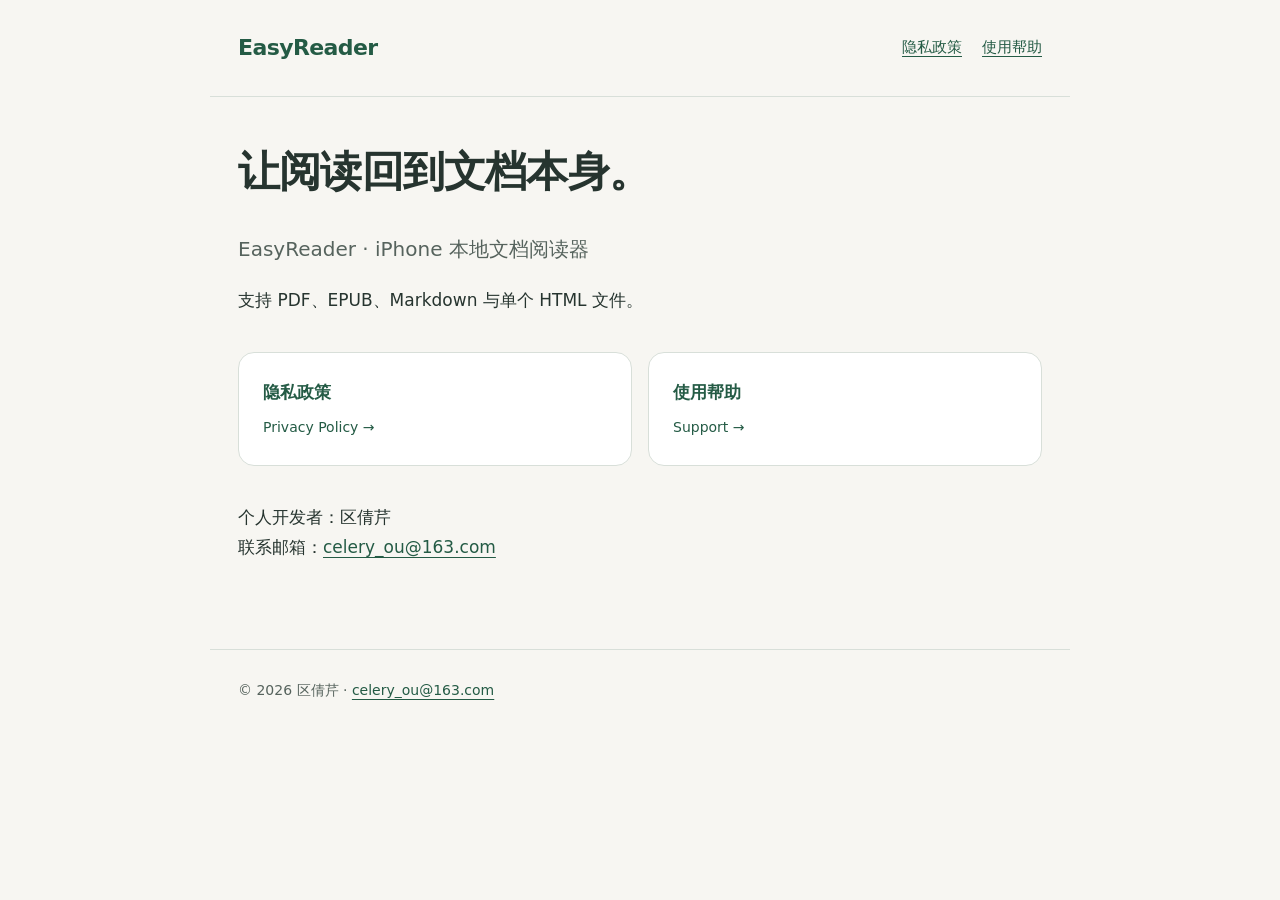
<file: index.html>
<!doctype html>
<html lang="zh-Hans">
<head>
<meta charset="utf-8">
<meta name="viewport" content="width=device-width, initial-scale=1">
<meta name="color-scheme" content="light dark">
<meta name="referrer" content="no-referrer">
<meta http-equiv="Content-Security-Policy" content="default-src 'none'; style-src 'self'; base-uri 'none'; form-action 'none'">
<title>隐私与支持 / Privacy &amp; Support · EasyReader</title>
<link rel="stylesheet" href="styles.css">
</head>
<body>
<a class="skip" href="#main">跳转到正文 / Skip to content</a>
<header><a class="brand" href="index.html">EasyReader</a><nav aria-label="Main"><a href="privacy.html">隐私政策</a><a href="support.html">使用帮助</a></nav></header>
<main id="main"><h1>让阅读回到文档本身。</h1>
<p class="lead">EasyReader · iPhone 本地文档阅读器</p>
<p>支持 PDF、EPUB、Markdown 与单个 HTML 文件。</p>
<div class="cards"><a href="privacy.html"><strong>隐私政策</strong><span>Privacy Policy →</span></a><a href="support.html"><strong>使用帮助</strong><span>Support →</span></a></div>
<p>个人开发者：区倩芹<br>联系邮箱：<a href="mailto:celery_ou@163.com">celery_ou@163.com</a></p></main>
<footer>© 2026 区倩芹 · <a href="mailto:celery_ou@163.com">celery_ou@163.com</a></footer>
</body>
</html>
</file>
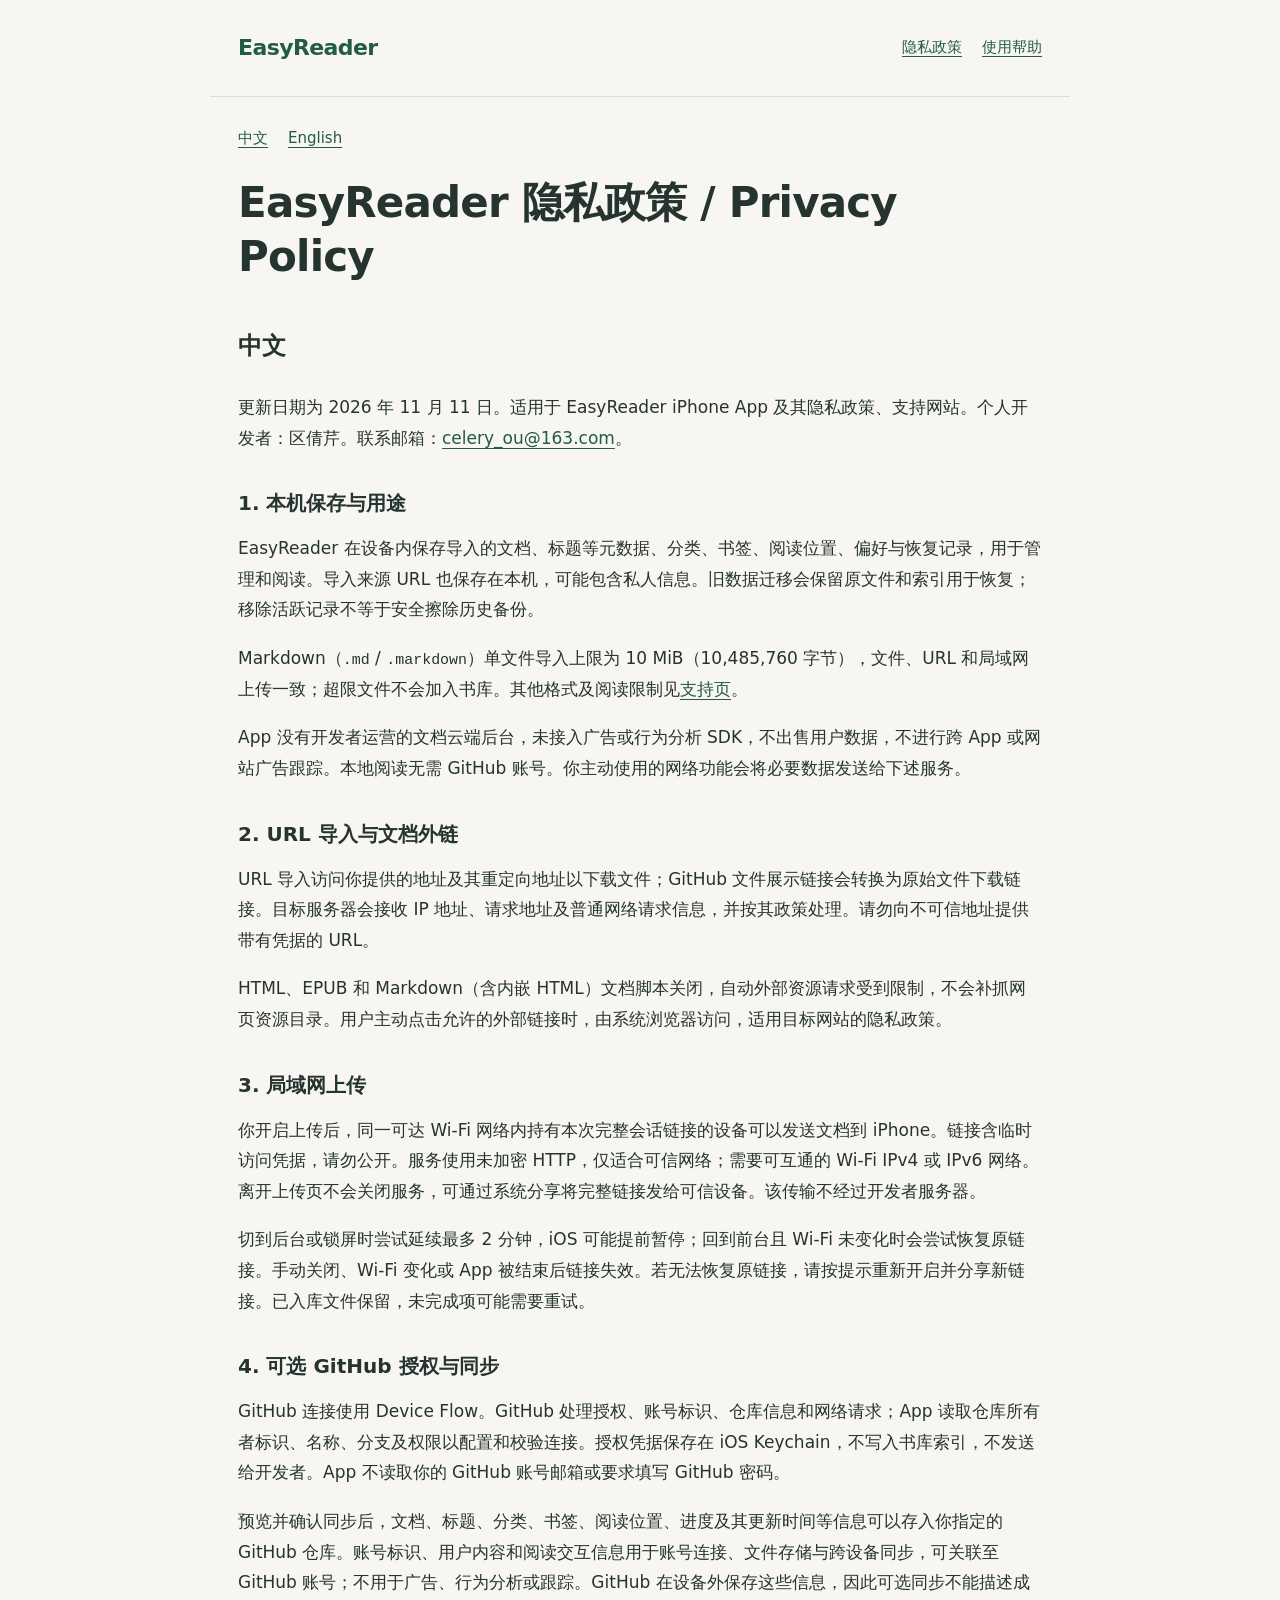
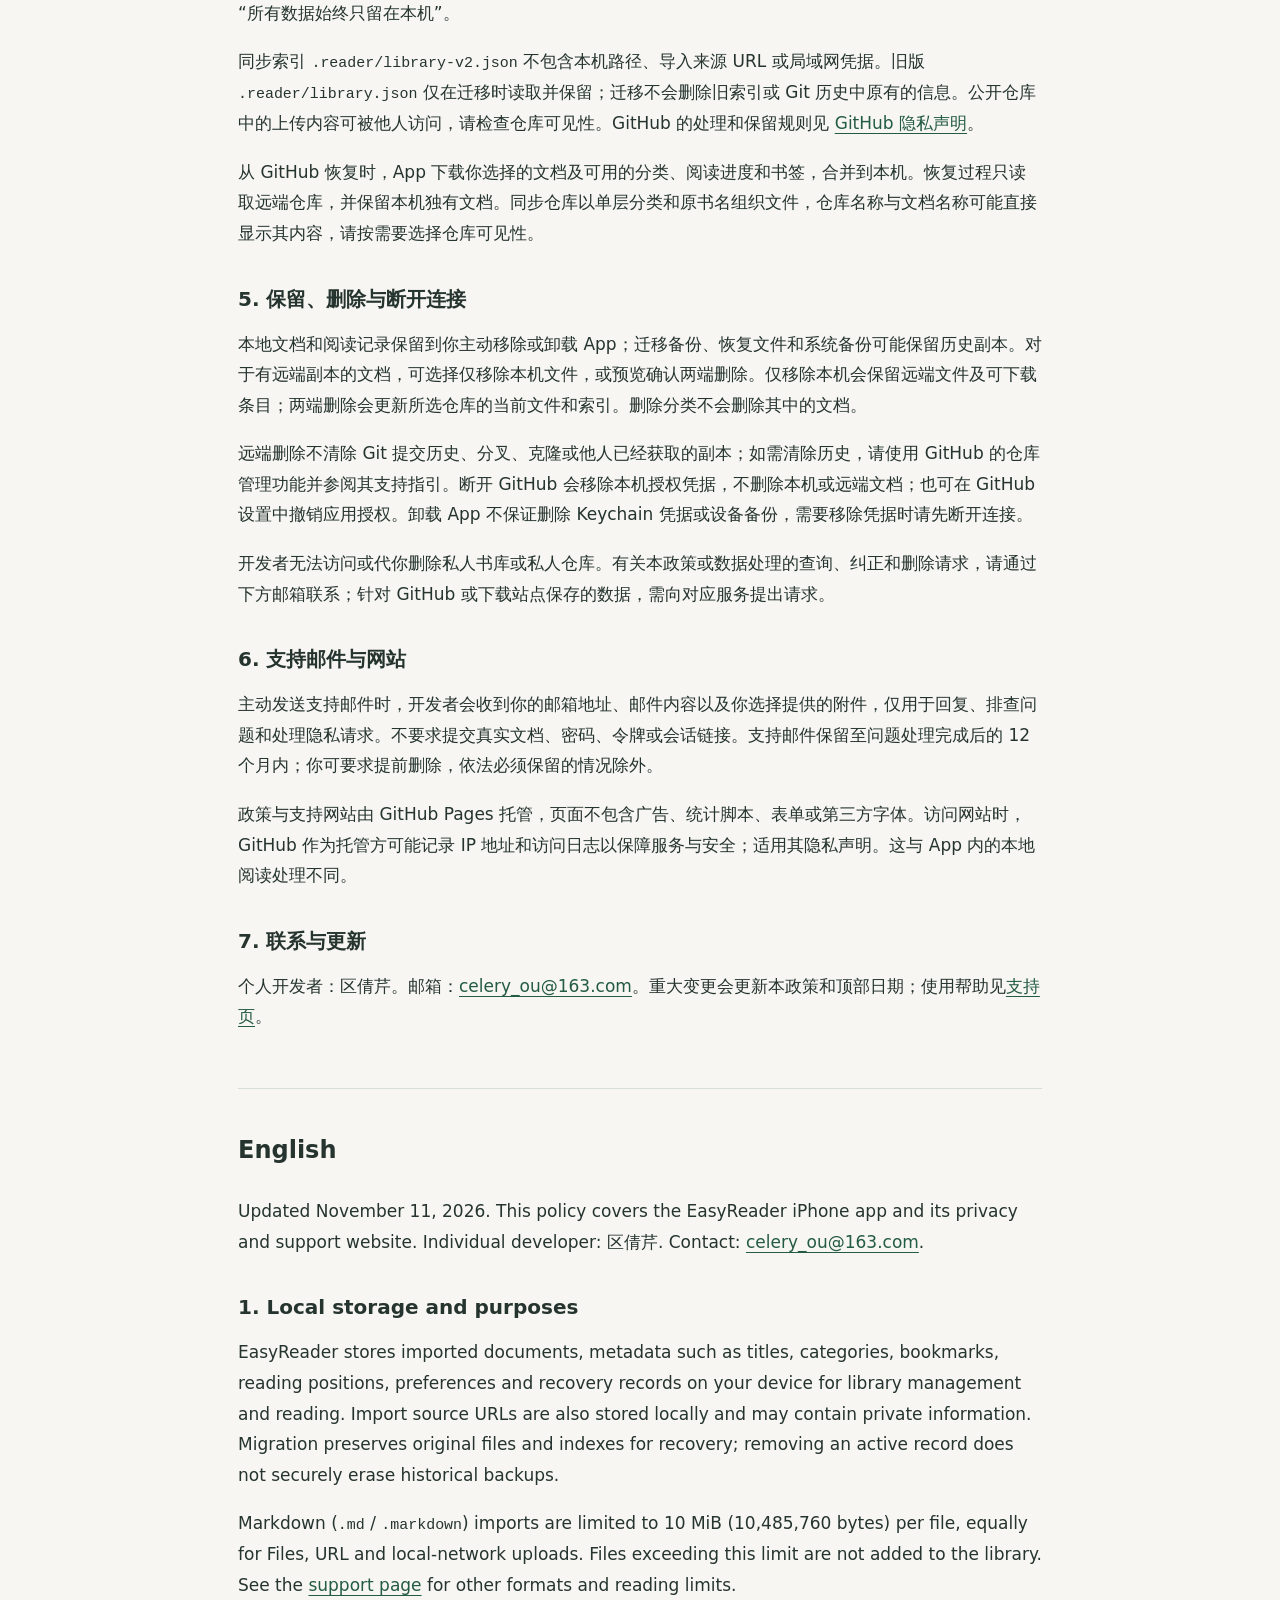
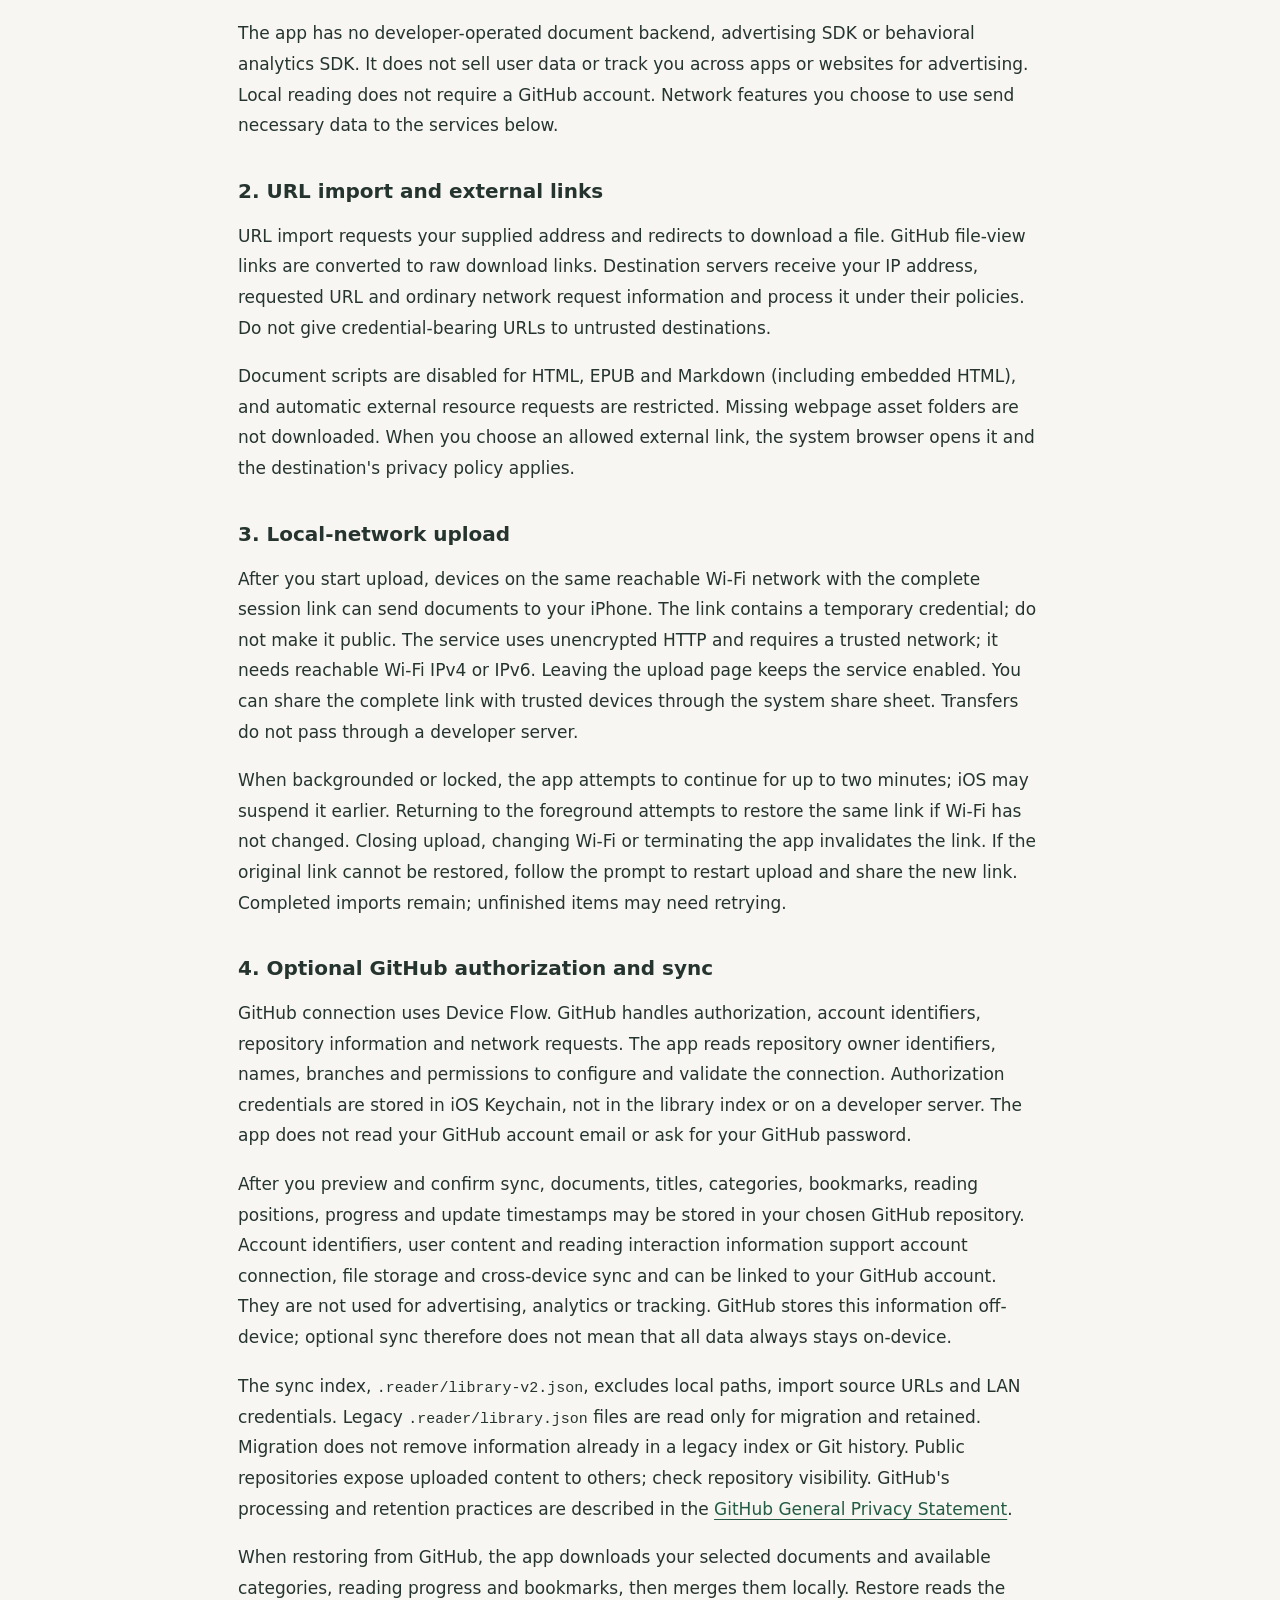
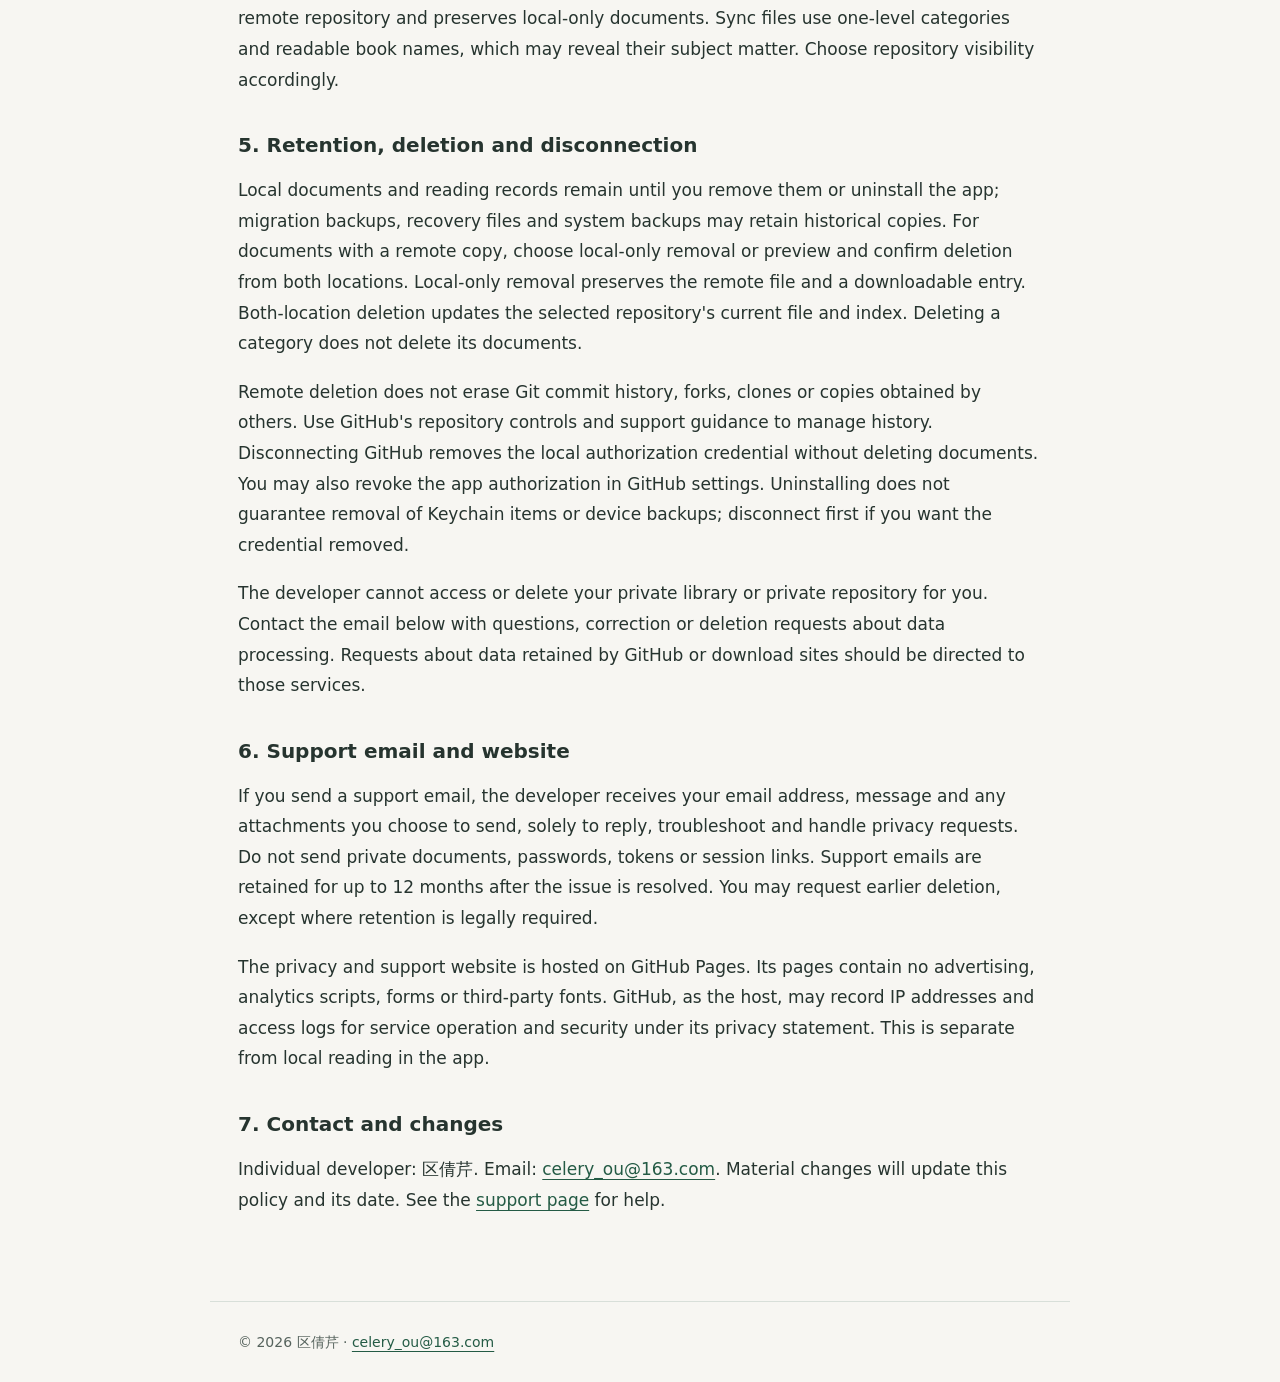
<file: privacy.html>
<!doctype html>
<html lang="zh-Hans">
<head>
<meta charset="utf-8">
<meta name="viewport" content="width=device-width, initial-scale=1">
<meta name="color-scheme" content="light dark">
<meta name="referrer" content="no-referrer">
<meta http-equiv="Content-Security-Policy" content="default-src 'none'; style-src 'self'; base-uri 'none'; form-action 'none'">
<title>EasyReader 隐私政策 / Privacy Policy · EasyReader</title>
<link rel="stylesheet" href="styles.css">
</head>
<body>
<a class="skip" href="#main">跳转到正文 / Skip to content</a>
<header><a class="brand" href="index.html">EasyReader</a><nav aria-label="Main"><a href="privacy.html">隐私政策</a><a href="support.html">使用帮助</a></nav></header>
<main id="main"><nav aria-label="Language"><a href="#zh">中文</a><a href="#en" lang="en">English</a></nav><h1>EasyReader 隐私政策 / Privacy Policy</h1>
<section lang="zh-Hans" id="zh"><h2>中文</h2>
<p>更新日期为 2026 年 11 月 11 日。适用于 EasyReader iPhone App 及其隐私政策、支持网站。个人开发者：区倩芹。联系邮箱：<a href="mailto:celery_ou@163.com">celery_ou@163.com</a>。</p>
<h3>1. 本机保存与用途</h3>
<p>EasyReader 在设备内保存导入的文档、标题等元数据、分类、书签、阅读位置、偏好与恢复记录，用于管理和阅读。导入来源 URL 也保存在本机，可能包含私人信息。旧数据迁移会保留原文件和索引用于恢复；移除活跃记录不等于安全擦除历史备份。</p>
<p>Markdown（<code>.md</code> / <code>.markdown</code>）单文件导入上限为 10 MiB（10,485,760 字节），文件、URL 和局域网上传一致；超限文件不会加入书库。其他格式及阅读限制见<a href="support.html">支持页</a>。</p>
<p>App 没有开发者运营的文档云端后台，未接入广告或行为分析 SDK，不出售用户数据，不进行跨 App 或网站广告跟踪。本地阅读无需 GitHub 账号。你主动使用的网络功能会将必要数据发送给下述服务。</p>
<h3>2. URL 导入与文档外链</h3>
<p>URL 导入访问你提供的地址及其重定向地址以下载文件；GitHub 文件展示链接会转换为原始文件下载链接。目标服务器会接收 IP 地址、请求地址及普通网络请求信息，并按其政策处理。请勿向不可信地址提供带有凭据的 URL。</p>
<p>HTML、EPUB 和 Markdown（含内嵌 HTML）文档脚本关闭，自动外部资源请求受到限制，不会补抓网页资源目录。用户主动点击允许的外部链接时，由系统浏览器访问，适用目标网站的隐私政策。</p>
<h3>3. 局域网上传</h3>
<p>你开启上传后，同一可达 Wi-Fi 网络内持有本次完整会话链接的设备可以发送文档到 iPhone。链接含临时访问凭据，请勿公开。服务使用未加密 HTTP，仅适合可信网络；需要可互通的 Wi-Fi IPv4 或 IPv6 网络。离开上传页不会关闭服务，可通过系统分享将完整链接发给可信设备。该传输不经过开发者服务器。</p>
<p>切到后台或锁屏时尝试延续最多 2 分钟，iOS 可能提前暂停；回到前台且 Wi-Fi 未变化时会尝试恢复原链接。手动关闭、Wi-Fi 变化或 App 被结束后链接失效。若无法恢复原链接，请按提示重新开启并分享新链接。已入库文件保留，未完成项可能需要重试。</p>
<h3>4. 可选 GitHub 授权与同步</h3>
<p>GitHub 连接使用 Device Flow。GitHub 处理授权、账号标识、仓库信息和网络请求；App 读取仓库所有者标识、名称、分支及权限以配置和校验连接。授权凭据保存在 iOS Keychain，不写入书库索引，不发送给开发者。App 不读取你的 GitHub 账号邮箱或要求填写 GitHub 密码。</p>
<p>预览并确认同步后，文档、标题、分类、书签、阅读位置、进度及其更新时间等信息可以存入你指定的 GitHub 仓库。账号标识、用户内容和阅读交互信息用于账号连接、文件存储与跨设备同步，可关联至 GitHub 账号；不用于广告、行为分析或跟踪。GitHub 在设备外保存这些信息，因此可选同步不能描述成“所有数据始终只留在本机”。</p>
<p>同步索引 <code>.reader/library-v2.json</code> 不包含本机路径、导入来源 URL 或局域网凭据。旧版 <code>.reader/library.json</code> 仅在迁移时读取并保留；迁移不会删除旧索引或 Git 历史中原有的信息。公开仓库中的上传内容可被他人访问，请检查仓库可见性。GitHub 的处理和保留规则见 <a href="https://docs.github.com/en/site-policy/privacy-policies/github-general-privacy-statement">GitHub 隐私声明</a>。</p>
<p>从 GitHub 恢复时，App 下载你选择的文档及可用的分类、阅读进度和书签，合并到本机。恢复过程只读取远端仓库，并保留本机独有文档。同步仓库以单层分类和原书名组织文件，仓库名称与文档名称可能直接显示其内容，请按需要选择仓库可见性。</p>
<h3>5. 保留、删除与断开连接</h3>
<p>本地文档和阅读记录保留到你主动移除或卸载 App；迁移备份、恢复文件和系统备份可能保留历史副本。对于有远端副本的文档，可选择仅移除本机文件，或预览确认两端删除。仅移除本机会保留远端文件及可下载条目；两端删除会更新所选仓库的当前文件和索引。删除分类不会删除其中的文档。</p>
<p>远端删除不清除 Git 提交历史、分叉、克隆或他人已经获取的副本；如需清除历史，请使用 GitHub 的仓库管理功能并参阅其支持指引。断开 GitHub 会移除本机授权凭据，不删除本机或远端文档；也可在 GitHub 设置中撤销应用授权。卸载 App 不保证删除 Keychain 凭据或设备备份，需要移除凭据时请先断开连接。</p>
<p>开发者无法访问或代你删除私人书库或私人仓库。有关本政策或数据处理的查询、纠正和删除请求，请通过下方邮箱联系；针对 GitHub 或下载站点保存的数据，需向对应服务提出请求。</p>
<h3>6. 支持邮件与网站</h3>
<p>主动发送支持邮件时，开发者会收到你的邮箱地址、邮件内容以及你选择提供的附件，仅用于回复、排查问题和处理隐私请求。不要求提交真实文档、密码、令牌或会话链接。支持邮件保留至问题处理完成后的 12 个月内；你可要求提前删除，依法必须保留的情况除外。</p>
<p>政策与支持网站由 GitHub Pages 托管，页面不包含广告、统计脚本、表单或第三方字体。访问网站时，GitHub 作为托管方可能记录 IP 地址和访问日志以保障服务与安全；适用其隐私声明。这与 App 内的本地阅读处理不同。</p>
<h3>7. 联系与更新</h3>
<p>个人开发者：区倩芹。邮箱：<a href="mailto:celery_ou@163.com">celery_ou@163.com</a>。重大变更会更新本政策和顶部日期；使用帮助见<a href="support.html">支持页</a>。</p>
</section>
<section lang="en" id="en"><h2>English</h2>
<p>Updated November 11, 2026. This policy covers the EasyReader iPhone app and its privacy and support website. Individual developer: 区倩芹. Contact: <a href="mailto:celery_ou@163.com">celery_ou@163.com</a>.</p>
<h3>1. Local storage and purposes</h3>
<p>EasyReader stores imported documents, metadata such as titles, categories, bookmarks, reading positions, preferences and recovery records on your device for library management and reading. Import source URLs are also stored locally and may contain private information. Migration preserves original files and indexes for recovery; removing an active record does not securely erase historical backups.</p>
<p>Markdown (<code>.md</code> / <code>.markdown</code>) imports are limited to 10 MiB (10,485,760 bytes) per file, equally for Files, URL and local-network uploads. Files exceeding this limit are not added to the library. See the <a href="support.html">support page</a> for other formats and reading limits.</p>
<p>The app has no developer-operated document backend, advertising SDK or behavioral analytics SDK. It does not sell user data or track you across apps or websites for advertising. Local reading does not require a GitHub account. Network features you choose to use send necessary data to the services below.</p>
<h3>2. URL import and external links</h3>
<p>URL import requests your supplied address and redirects to download a file. GitHub file-view links are converted to raw download links. Destination servers receive your IP address, requested URL and ordinary network request information and process it under their policies. Do not give credential-bearing URLs to untrusted destinations.</p>
<p>Document scripts are disabled for HTML, EPUB and Markdown (including embedded HTML), and automatic external resource requests are restricted. Missing webpage asset folders are not downloaded. When you choose an allowed external link, the system browser opens it and the destination&#x27;s privacy policy applies.</p>
<h3>3. Local-network upload</h3>
<p>After you start upload, devices on the same reachable Wi-Fi network with the complete session link can send documents to your iPhone. The link contains a temporary credential; do not make it public. The service uses unencrypted HTTP and requires a trusted network; it needs reachable Wi-Fi IPv4 or IPv6. Leaving the upload page keeps the service enabled. You can share the complete link with trusted devices through the system share sheet. Transfers do not pass through a developer server.</p>
<p>When backgrounded or locked, the app attempts to continue for up to two minutes; iOS may suspend it earlier. Returning to the foreground attempts to restore the same link if Wi-Fi has not changed. Closing upload, changing Wi-Fi or terminating the app invalidates the link. If the original link cannot be restored, follow the prompt to restart upload and share the new link. Completed imports remain; unfinished items may need retrying.</p>
<h3>4. Optional GitHub authorization and sync</h3>
<p>GitHub connection uses Device Flow. GitHub handles authorization, account identifiers, repository information and network requests. The app reads repository owner identifiers, names, branches and permissions to configure and validate the connection. Authorization credentials are stored in iOS Keychain, not in the library index or on a developer server. The app does not read your GitHub account email or ask for your GitHub password.</p>
<p>After you preview and confirm sync, documents, titles, categories, bookmarks, reading positions, progress and update timestamps may be stored in your chosen GitHub repository. Account identifiers, user content and reading interaction information support account connection, file storage and cross-device sync and can be linked to your GitHub account. They are not used for advertising, analytics or tracking. GitHub stores this information off-device; optional sync therefore does not mean that all data always stays on-device.</p>
<p>The sync index, <code>.reader/library-v2.json</code>, excludes local paths, import source URLs and LAN credentials. Legacy <code>.reader/library.json</code> files are read only for migration and retained. Migration does not remove information already in a legacy index or Git history. Public repositories expose uploaded content to others; check repository visibility. GitHub&#x27;s processing and retention practices are described in the <a href="https://docs.github.com/en/site-policy/privacy-policies/github-general-privacy-statement">GitHub General Privacy Statement</a>.</p>
<p>When restoring from GitHub, the app downloads your selected documents and available categories, reading progress and bookmarks, then merges them locally. Restore reads the remote repository and preserves local-only documents. Sync files use one-level categories and readable book names, which may reveal their subject matter. Choose repository visibility accordingly.</p>
<h3>5. Retention, deletion and disconnection</h3>
<p>Local documents and reading records remain until you remove them or uninstall the app; migration backups, recovery files and system backups may retain historical copies. For documents with a remote copy, choose local-only removal or preview and confirm deletion from both locations. Local-only removal preserves the remote file and a downloadable entry. Both-location deletion updates the selected repository&#x27;s current file and index. Deleting a category does not delete its documents.</p>
<p>Remote deletion does not erase Git commit history, forks, clones or copies obtained by others. Use GitHub&#x27;s repository controls and support guidance to manage history. Disconnecting GitHub removes the local authorization credential without deleting documents. You may also revoke the app authorization in GitHub settings. Uninstalling does not guarantee removal of Keychain items or device backups; disconnect first if you want the credential removed.</p>
<p>The developer cannot access or delete your private library or private repository for you. Contact the email below with questions, correction or deletion requests about data processing. Requests about data retained by GitHub or download sites should be directed to those services.</p>
<h3>6. Support email and website</h3>
<p>If you send a support email, the developer receives your email address, message and any attachments you choose to send, solely to reply, troubleshoot and handle privacy requests. Do not send private documents, passwords, tokens or session links. Support emails are retained for up to 12 months after the issue is resolved. You may request earlier deletion, except where retention is legally required.</p>
<p>The privacy and support website is hosted on GitHub Pages. Its pages contain no advertising, analytics scripts, forms or third-party fonts. GitHub, as the host, may record IP addresses and access logs for service operation and security under its privacy statement. This is separate from local reading in the app.</p>
<h3>7. Contact and changes</h3>
<p>Individual developer: 区倩芹. Email: <a href="mailto:celery_ou@163.com">celery_ou@163.com</a>. Material changes will update this policy and its date. See the <a href="support.html">support page</a> for help.</p>
</section></main>
<footer>© 2026 区倩芹 · <a href="mailto:celery_ou@163.com">celery_ou@163.com</a></footer>
</body>
</html>
</file>
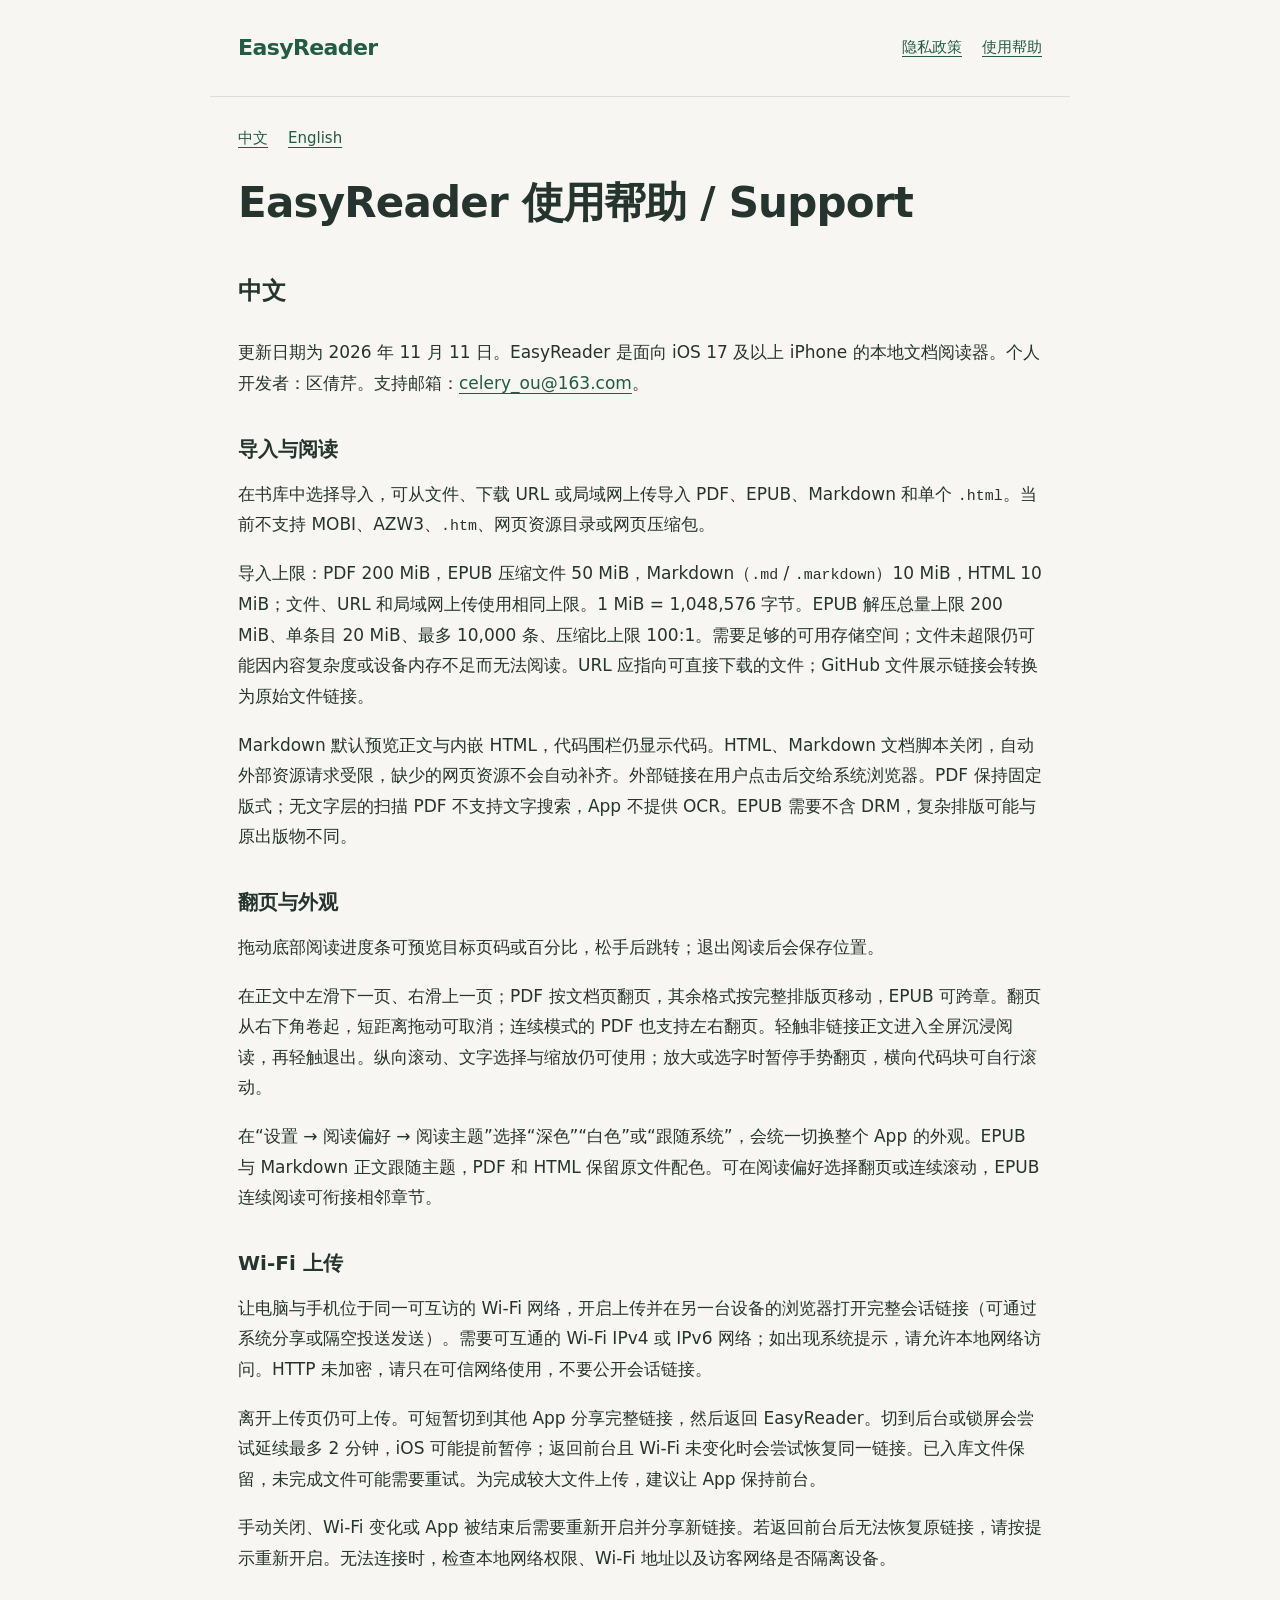
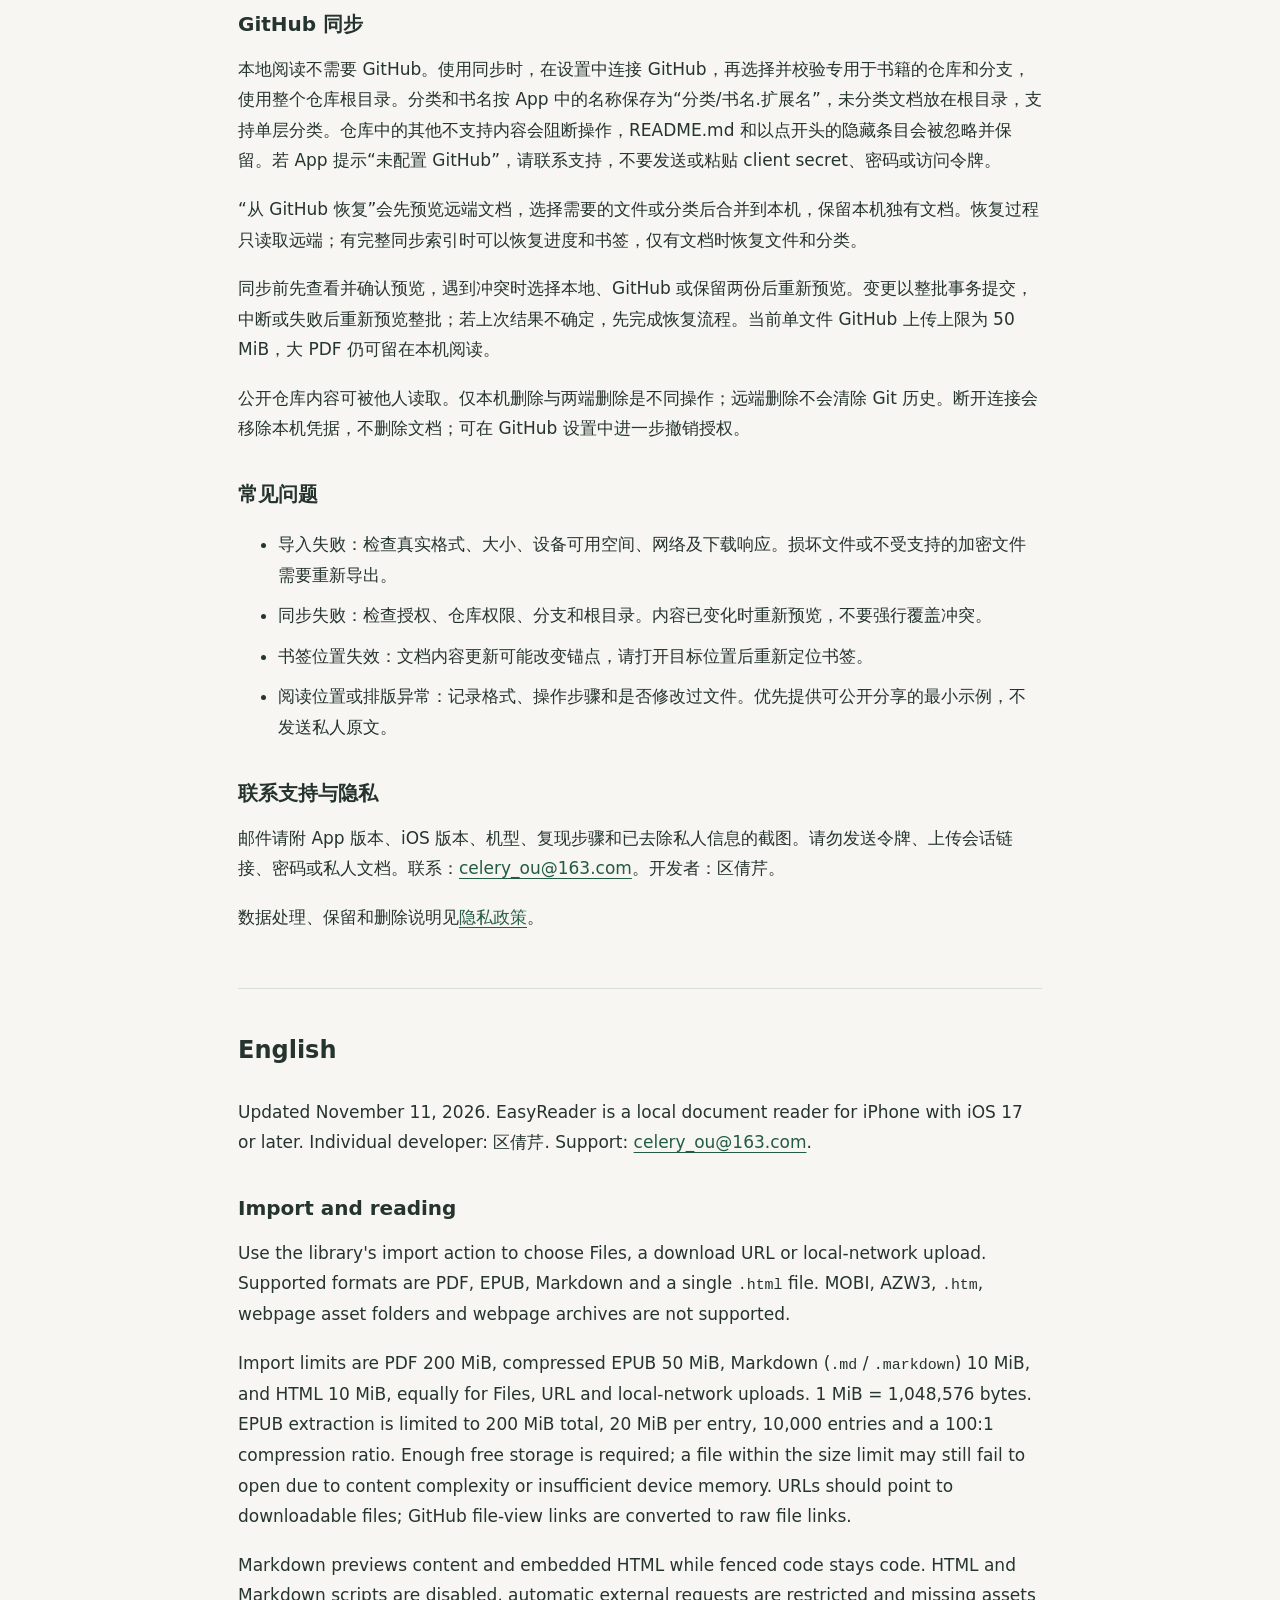
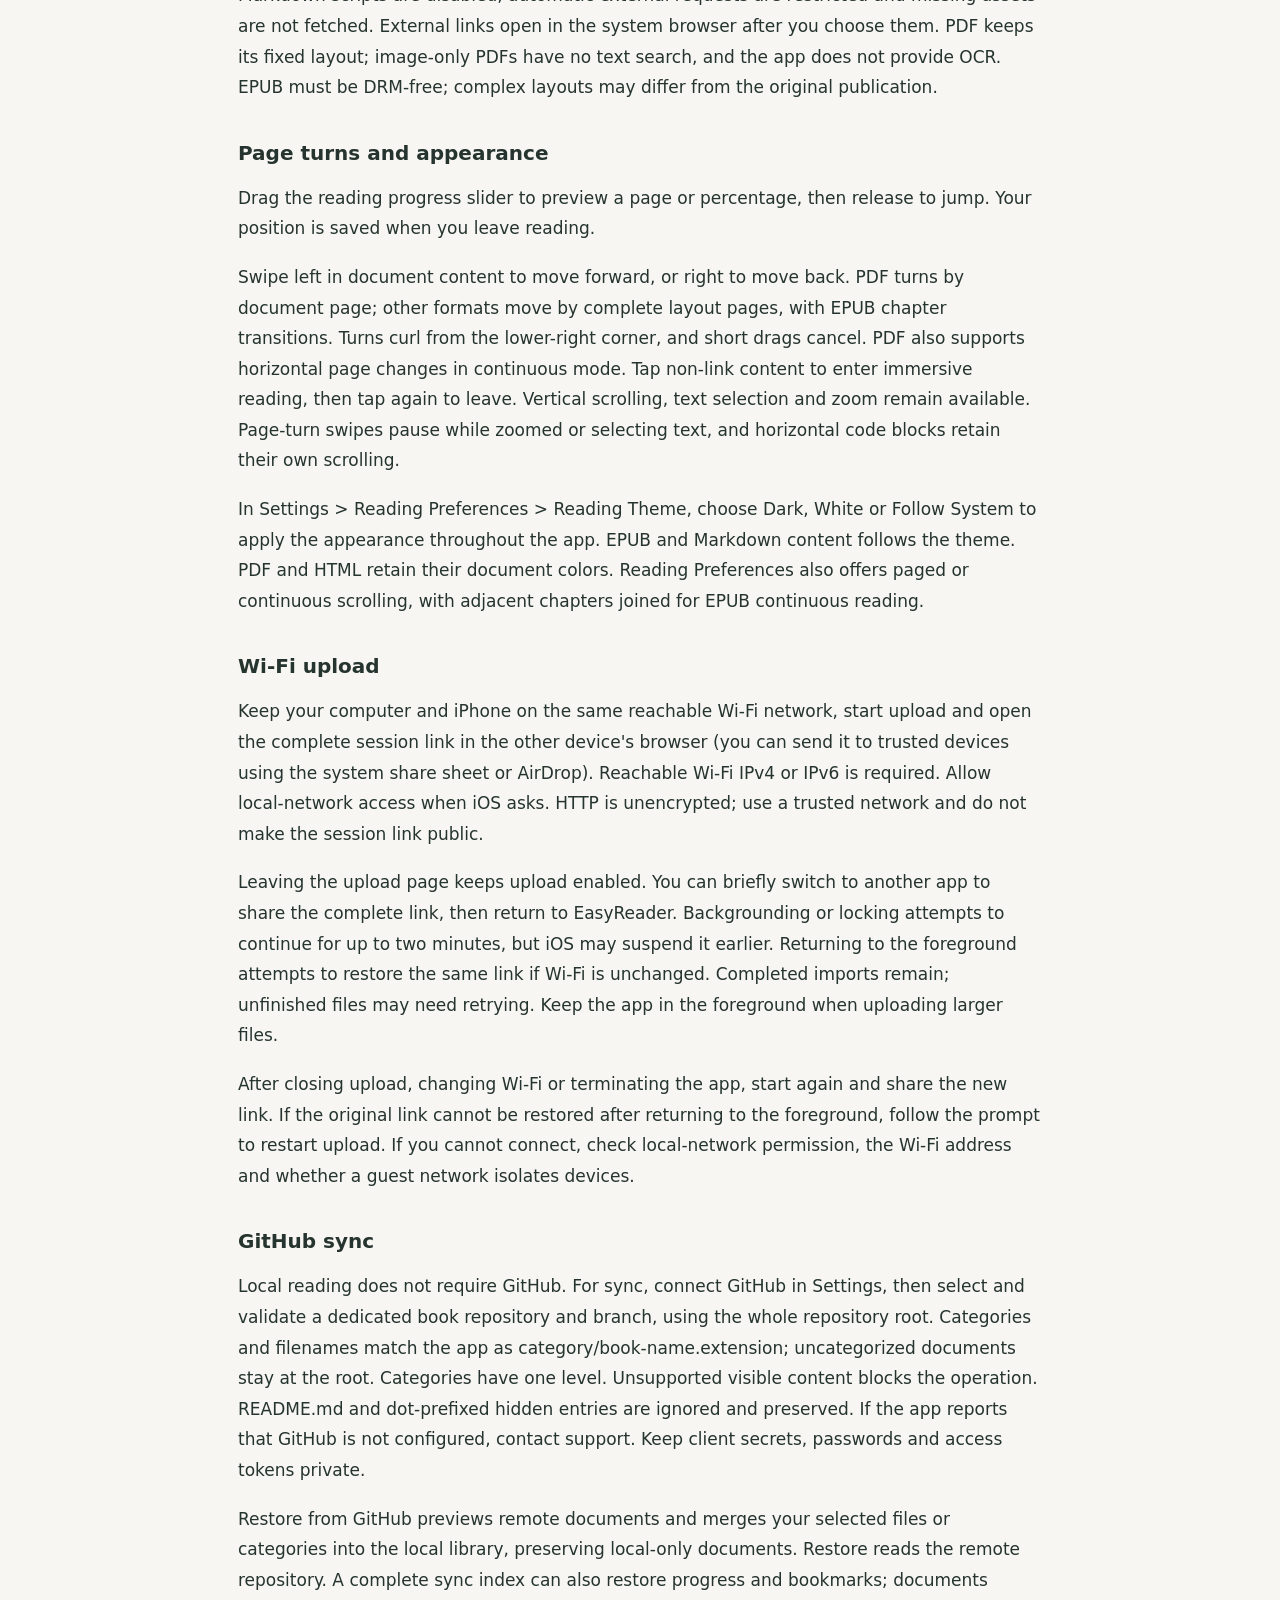
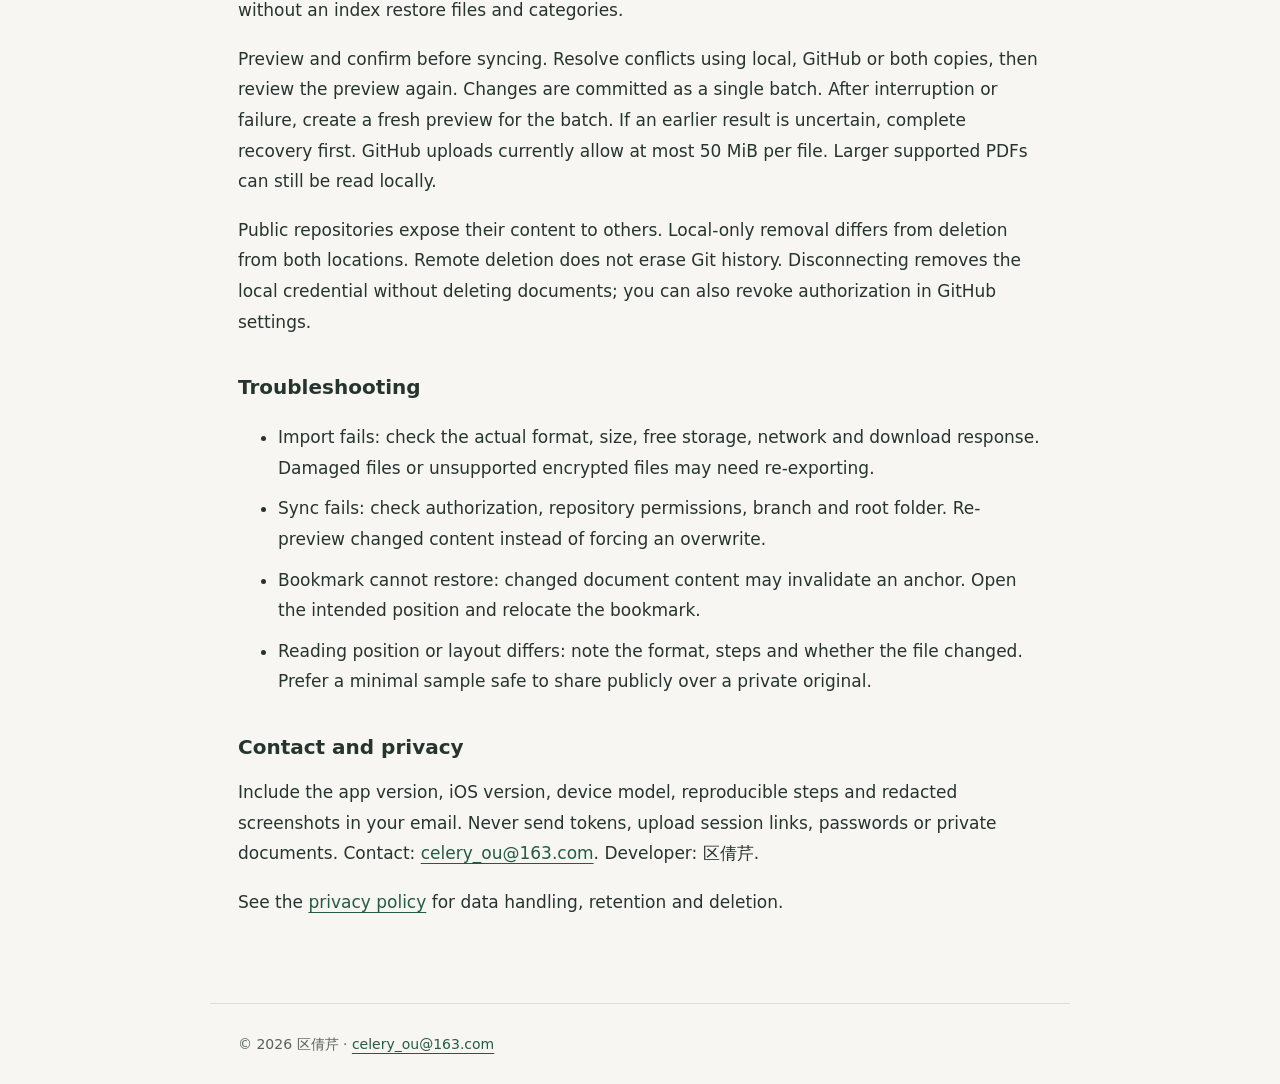
<file: support.html>
<!doctype html>
<html lang="zh-Hans">
<head>
<meta charset="utf-8">
<meta name="viewport" content="width=device-width, initial-scale=1">
<meta name="color-scheme" content="light dark">
<meta name="referrer" content="no-referrer">
<meta http-equiv="Content-Security-Policy" content="default-src 'none'; style-src 'self'; base-uri 'none'; form-action 'none'">
<title>EasyReader 使用帮助 / Support · EasyReader</title>
<link rel="stylesheet" href="styles.css">
</head>
<body>
<a class="skip" href="#main">跳转到正文 / Skip to content</a>
<header><a class="brand" href="index.html">EasyReader</a><nav aria-label="Main"><a href="privacy.html">隐私政策</a><a href="support.html">使用帮助</a></nav></header>
<main id="main"><nav aria-label="Language"><a href="#zh">中文</a><a href="#en" lang="en">English</a></nav><h1>EasyReader 使用帮助 / Support</h1>
<section lang="zh-Hans" id="zh"><h2>中文</h2>
<p>更新日期为 2026 年 11 月 11 日。EasyReader 是面向 iOS 17 及以上 iPhone 的本地文档阅读器。个人开发者：区倩芹。支持邮箱：<a href="mailto:celery_ou@163.com">celery_ou@163.com</a>。</p>
<h3>导入与阅读</h3>
<p>在书库中选择导入，可从文件、下载 URL 或局域网上传导入 PDF、EPUB、Markdown 和单个 <code>.html</code>。当前不支持 MOBI、AZW3、<code>.htm</code>、网页资源目录或网页压缩包。</p>
<p>导入上限：PDF 200 MiB，EPUB 压缩文件 50 MiB，Markdown（<code>.md</code> / <code>.markdown</code>）10 MiB，HTML 10 MiB；文件、URL 和局域网上传使用相同上限。1 MiB = 1,048,576 字节。EPUB 解压总量上限 200 MiB、单条目 20 MiB、最多 10,000 条、压缩比上限 100:1。需要足够的可用存储空间；文件未超限仍可能因内容复杂度或设备内存不足而无法阅读。URL 应指向可直接下载的文件；GitHub 文件展示链接会转换为原始文件链接。</p>
<p>Markdown 默认预览正文与内嵌 HTML，代码围栏仍显示代码。HTML、Markdown 文档脚本关闭，自动外部资源请求受限，缺少的网页资源不会自动补齐。外部链接在用户点击后交给系统浏览器。PDF 保持固定版式；无文字层的扫描 PDF 不支持文字搜索，App 不提供 OCR。EPUB 需要不含 DRM，复杂排版可能与原出版物不同。</p>
<h3>翻页与外观</h3>
<p>拖动底部阅读进度条可预览目标页码或百分比，松手后跳转；退出阅读后会保存位置。</p>
<p>在正文中左滑下一页、右滑上一页；PDF 按文档页翻页，其余格式按完整排版页移动，EPUB 可跨章。翻页从右下角卷起，短距离拖动可取消；连续模式的 PDF 也支持左右翻页。轻触非链接正文进入全屏沉浸阅读，再轻触退出。纵向滚动、文字选择与缩放仍可使用；放大或选字时暂停手势翻页，横向代码块可自行滚动。</p>
<p>在“设置 → 阅读偏好 → 阅读主题”选择“深色”“白色”或“跟随系统”，会统一切换整个 App 的外观。EPUB 与 Markdown 正文跟随主题，PDF 和 HTML 保留原文件配色。可在阅读偏好选择翻页或连续滚动，EPUB 连续阅读可衔接相邻章节。</p>
<h3>Wi-Fi 上传</h3>
<p>让电脑与手机位于同一可互访的 Wi-Fi 网络，开启上传并在另一台设备的浏览器打开完整会话链接（可通过系统分享或隔空投送发送）。需要可互通的 Wi-Fi IPv4 或 IPv6 网络；如出现系统提示，请允许本地网络访问。HTTP 未加密，请只在可信网络使用，不要公开会话链接。</p>
<p>离开上传页仍可上传。可短暂切到其他 App 分享完整链接，然后返回 EasyReader。切到后台或锁屏会尝试延续最多 2 分钟，iOS 可能提前暂停；返回前台且 Wi-Fi 未变化时会尝试恢复同一链接。已入库文件保留，未完成文件可能需要重试。为完成较大文件上传，建议让 App 保持前台。</p>
<p>手动关闭、Wi-Fi 变化或 App 被结束后需要重新开启并分享新链接。若返回前台后无法恢复原链接，请按提示重新开启。无法连接时，检查本地网络权限、Wi-Fi 地址以及访客网络是否隔离设备。</p>
<h3>GitHub 同步</h3>
<p>本地阅读不需要 GitHub。使用同步时，在设置中连接 GitHub，再选择并校验专用于书籍的仓库和分支，使用整个仓库根目录。分类和书名按 App 中的名称保存为“分类/书名.扩展名”，未分类文档放在根目录，支持单层分类。仓库中的其他不支持内容会阻断操作，README.md 和以点开头的隐藏条目会被忽略并保留。若 App 提示“未配置 GitHub”，请联系支持，不要发送或粘贴 client secret、密码或访问令牌。</p>
<p>“从 GitHub 恢复”会先预览远端文档，选择需要的文件或分类后合并到本机，保留本机独有文档。恢复过程只读取远端；有完整同步索引时可以恢复进度和书签，仅有文档时恢复文件和分类。</p>
<p>同步前先查看并确认预览，遇到冲突时选择本地、GitHub 或保留两份后重新预览。变更以整批事务提交，中断或失败后重新预览整批；若上次结果不确定，先完成恢复流程。当前单文件 GitHub 上传上限为 50 MiB，大 PDF 仍可留在本机阅读。</p>
<p>公开仓库内容可被他人读取。仅本机删除与两端删除是不同操作；远端删除不会清除 Git 历史。断开连接会移除本机凭据，不删除文档；可在 GitHub 设置中进一步撤销授权。</p>
<h3>常见问题</h3>
<ul><li>导入失败：检查真实格式、大小、设备可用空间、网络及下载响应。损坏文件或不受支持的加密文件需要重新导出。</li><li>同步失败：检查授权、仓库权限、分支和根目录。内容已变化时重新预览，不要强行覆盖冲突。</li><li>书签位置失效：文档内容更新可能改变锚点，请打开目标位置后重新定位书签。</li><li>阅读位置或排版异常：记录格式、操作步骤和是否修改过文件。优先提供可公开分享的最小示例，不发送私人原文。</li></ul>
<h3>联系支持与隐私</h3>
<p>邮件请附 App 版本、iOS 版本、机型、复现步骤和已去除私人信息的截图。请勿发送令牌、上传会话链接、密码或私人文档。联系：<a href="mailto:celery_ou@163.com">celery_ou@163.com</a>。开发者：区倩芹。</p>
<p>数据处理、保留和删除说明见<a href="privacy.html">隐私政策</a>。</p>
</section>
<section lang="en" id="en"><h2>English</h2>
<p>Updated November 11, 2026. EasyReader is a local document reader for iPhone with iOS 17 or later. Individual developer: 区倩芹. Support: <a href="mailto:celery_ou@163.com">celery_ou@163.com</a>.</p>
<h3>Import and reading</h3>
<p>Use the library&#x27;s import action to choose Files, a download URL or local-network upload. Supported formats are PDF, EPUB, Markdown and a single <code>.html</code> file. MOBI, AZW3, <code>.htm</code>, webpage asset folders and webpage archives are not supported.</p>
<p>Import limits are PDF 200 MiB, compressed EPUB 50 MiB, Markdown (<code>.md</code> / <code>.markdown</code>) 10 MiB, and HTML 10 MiB, equally for Files, URL and local-network uploads. 1 MiB = 1,048,576 bytes. EPUB extraction is limited to 200 MiB total, 20 MiB per entry, 10,000 entries and a 100:1 compression ratio. Enough free storage is required; a file within the size limit may still fail to open due to content complexity or insufficient device memory. URLs should point to downloadable files; GitHub file-view links are converted to raw file links.</p>
<p>Markdown previews content and embedded HTML while fenced code stays code. HTML and Markdown scripts are disabled, automatic external requests are restricted and missing assets are not fetched. External links open in the system browser after you choose them. PDF keeps its fixed layout; image-only PDFs have no text search, and the app does not provide OCR. EPUB must be DRM-free; complex layouts may differ from the original publication.</p>
<h3>Page turns and appearance</h3>
<p>Drag the reading progress slider to preview a page or percentage, then release to jump. Your position is saved when you leave reading.</p>
<p>Swipe left in document content to move forward, or right to move back. PDF turns by document page; other formats move by complete layout pages, with EPUB chapter transitions. Turns curl from the lower-right corner, and short drags cancel. PDF also supports horizontal page changes in continuous mode. Tap non-link content to enter immersive reading, then tap again to leave. Vertical scrolling, text selection and zoom remain available. Page-turn swipes pause while zoomed or selecting text, and horizontal code blocks retain their own scrolling.</p>
<p>In Settings &gt; Reading Preferences &gt; Reading Theme, choose Dark, White or Follow System to apply the appearance throughout the app. EPUB and Markdown content follows the theme. PDF and HTML retain their document colors. Reading Preferences also offers paged or continuous scrolling, with adjacent chapters joined for EPUB continuous reading.</p>
<h3>Wi-Fi upload</h3>
<p>Keep your computer and iPhone on the same reachable Wi-Fi network, start upload and open the complete session link in the other device&#x27;s browser (you can send it to trusted devices using the system share sheet or AirDrop). Reachable Wi-Fi IPv4 or IPv6 is required. Allow local-network access when iOS asks. HTTP is unencrypted; use a trusted network and do not make the session link public.</p>
<p>Leaving the upload page keeps upload enabled. You can briefly switch to another app to share the complete link, then return to EasyReader. Backgrounding or locking attempts to continue for up to two minutes, but iOS may suspend it earlier. Returning to the foreground attempts to restore the same link if Wi-Fi is unchanged. Completed imports remain; unfinished files may need retrying. Keep the app in the foreground when uploading larger files.</p>
<p>After closing upload, changing Wi-Fi or terminating the app, start again and share the new link. If the original link cannot be restored after returning to the foreground, follow the prompt to restart upload. If you cannot connect, check local-network permission, the Wi-Fi address and whether a guest network isolates devices.</p>
<h3>GitHub sync</h3>
<p>Local reading does not require GitHub. For sync, connect GitHub in Settings, then select and validate a dedicated book repository and branch, using the whole repository root. Categories and filenames match the app as category/book-name.extension; uncategorized documents stay at the root. Categories have one level. Unsupported visible content blocks the operation. README.md and dot-prefixed hidden entries are ignored and preserved. If the app reports that GitHub is not configured, contact support. Keep client secrets, passwords and access tokens private.</p>
<p>Restore from GitHub previews remote documents and merges your selected files or categories into the local library, preserving local-only documents. Restore reads the remote repository. A complete sync index can also restore progress and bookmarks; documents without an index restore files and categories.</p>
<p>Preview and confirm before syncing. Resolve conflicts using local, GitHub or both copies, then review the preview again. Changes are committed as a single batch. After interruption or failure, create a fresh preview for the batch. If an earlier result is uncertain, complete recovery first. GitHub uploads currently allow at most 50 MiB per file. Larger supported PDFs can still be read locally.</p>
<p>Public repositories expose their content to others. Local-only removal differs from deletion from both locations. Remote deletion does not erase Git history. Disconnecting removes the local credential without deleting documents; you can also revoke authorization in GitHub settings.</p>
<h3>Troubleshooting</h3>
<ul><li>Import fails: check the actual format, size, free storage, network and download response. Damaged files or unsupported encrypted files may need re-exporting.</li><li>Sync fails: check authorization, repository permissions, branch and root folder. Re-preview changed content instead of forcing an overwrite.</li><li>Bookmark cannot restore: changed document content may invalidate an anchor. Open the intended position and relocate the bookmark.</li><li>Reading position or layout differs: note the format, steps and whether the file changed. Prefer a minimal sample safe to share publicly over a private original.</li></ul>
<h3>Contact and privacy</h3>
<p>Include the app version, iOS version, device model, reproducible steps and redacted screenshots in your email. Never send tokens, upload session links, passwords or private documents. Contact: <a href="mailto:celery_ou@163.com">celery_ou@163.com</a>. Developer: 区倩芹.</p>
<p>See the <a href="privacy.html">privacy policy</a> for data handling, retention and deletion.</p>
</section></main>
<footer>© 2026 区倩芹 · <a href="mailto:celery_ou@163.com">celery_ou@163.com</a></footer>
</body>
</html>
</file>
<file: styles.css>
:root { color-scheme: light dark; --paper: #f7f6f2; --ink: #26342f; --muted: #56635d; --accent: #245b45; --border: #d8dfd9; --card: #fff; }
* { box-sizing: border-box; }
body { margin: 0; background: var(--paper); color: var(--ink); font: 17px/1.8 system-ui, -apple-system, BlinkMacSystemFont, "PingFang SC", sans-serif; overflow-wrap: anywhere; }
header, main, footer { max-width: 860px; margin: 0 auto; padding: 28px 28px; }
header { display: flex; align-items: center; justify-content: space-between; gap: 20px; border-bottom: 1px solid var(--border); }
a { color: var(--accent); text-underline-offset: 4px; }
a:hover { text-decoration-thickness: 2px; }
a:focus-visible { outline: 3px solid var(--accent); outline-offset: 5px; }
.brand { font-weight: 750; font-size: 22px; text-decoration: none; letter-spacing: -.6px; }
nav { display: flex; flex-wrap: wrap; gap: 20px; font-size: 15px; }
main > nav { margin-bottom: 24px; }
h1 { font-size: clamp(28px, 5vw, 42px); line-height: 1.3; letter-spacing: -.8px; margin: 20px 0 32px; }
h2 { margin: 40px 0 24px; font-size: 24px; }
h3 { margin: 32px 0 12px; font-size: 20px; }
p { margin: 0 0 18px; }
li { margin-bottom: 10px; }
code { font-size: .88em; }
section + section { margin-top: 56px; border-top: 1px solid var(--border); }
section { scroll-margin-top: 20px; }
footer { color: var(--muted); font-size: 14px; border-top: 1px solid var(--border); margin-top: 40px; }
.lead { font-size: 20px; color: var(--muted); }
.cards { display: grid; grid-template-columns: repeat(2, 1fr); gap: 16px; margin: 36px 0; }
.cards a { padding: 24px; background: var(--card); border: 1px solid var(--border); border-radius: 16px; text-decoration: none; }
.cards strong, .cards span { display: block; }
.cards span { font-size: 14px; margin-top: 8px; }
.skip { position: absolute; left: 12px; top: -100px; padding: 8px; background: var(--card); }
.skip:focus { top: 8px; }
@media (max-width: 480px) { header, main, footer { padding: 22px 20px; } header { align-items: flex-start; flex-direction: column; gap: 8px; } .cards { grid-template-columns: 1fr; } }
@media (prefers-color-scheme: dark) { :root { --paper: #18221e; --ink: #e6ece7; --muted: #b3c0b7; --accent: #9bd9b6; --border: #405048; --card: #233029; } }
</file>
